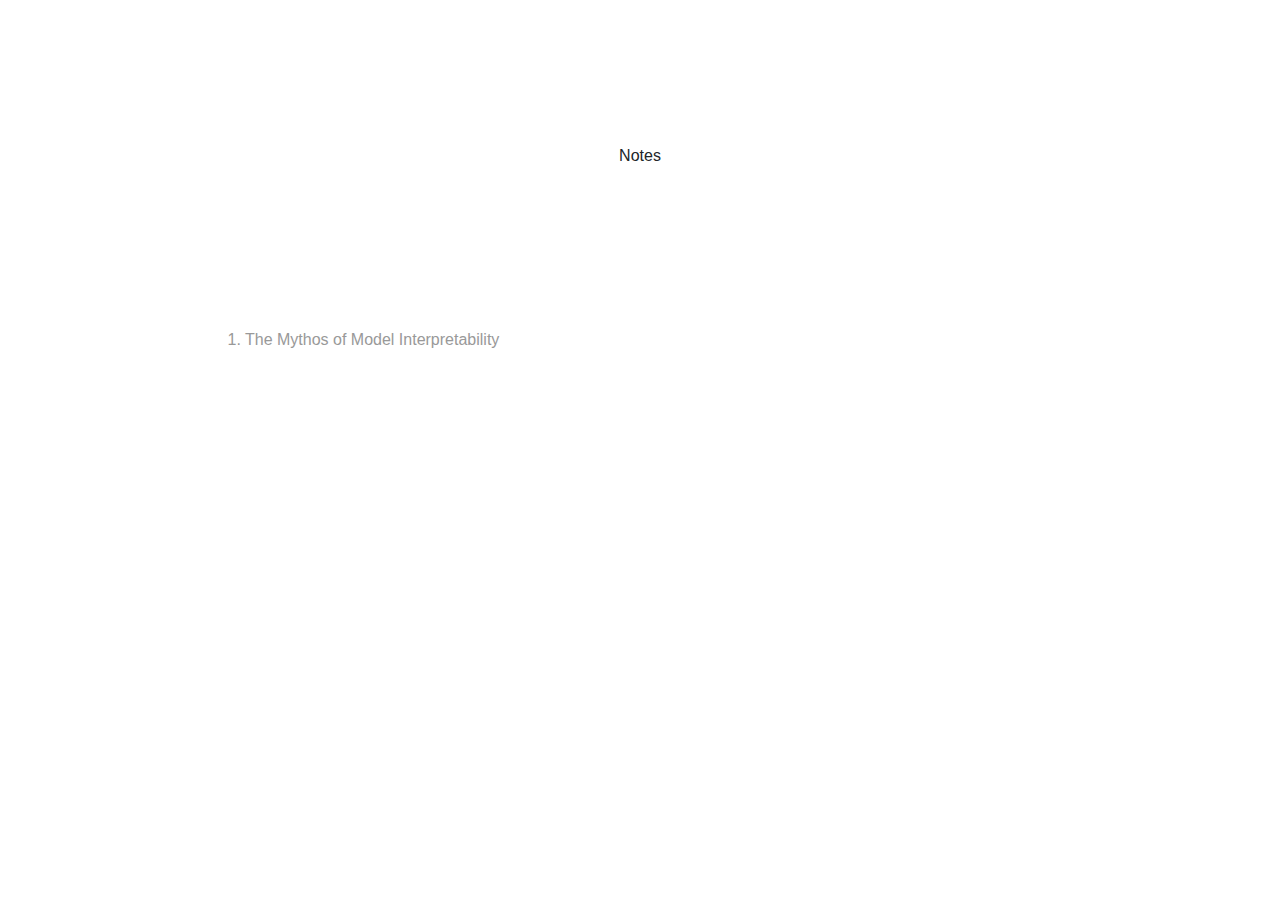
<file: notes.html>
<!doctype html>
<html lang="en">
  <head>
    

    <!-- Required meta tags -->
    <meta charset="utf-8">
    <meta name="viewport" content="width=device-width, initial-scale=1, shrink-to-fit=no">
    <meta name="color-scheme" content="dark light">

    <!-- Bootstrap CSS -->
    <link rel="stylesheet" href="https://stackpath.bootstrapcdn.com/bootstrap/4.4.1/css/bootstrap.min.css" integrity="sha384-Vkoo8x4CGsO3+Hhxv8T/Q5PaXtkKtu6ug5TOeNV6gBiFeWPGFN9MuhOf23Q9Ifjh" crossorigin="anonymous">
    <!-- <link rel="stylesheet" href="blog_style.css"> -->
    <title>Notes</title>
      
  </head>
  <body style="background-color: inherit;">
    <!-- <h1>Hello, world!</h1> -->
    <div class="container pt-5 justify-content-md-center">
        <div class="row pt-5 justify-content-md-center">
            <div class="col-md-0 pt-5">
                <p class="name" style="color: inherit;">Notes</p>
            </div>
        </div>
    </div>

    <div class="container pt-5 allstuffp">
        <div class="row pt-5 justify-content-md-center">
            <div class="col-sm-9 pt-5 about" style="color: #999999;">
                1. <a href="notes_interpret_ml_mythos.html" style="color: #999999;">The Mythos of Model Interpretability</a>
            </div>
            
        </div>
    </div>

    <!-- Optional JavaScript -->
    <!-- jQuery first, then Popper.js, then Bootstrap JS -->
    <script src="https://code.jquery.com/jquery-3.4.1.slim.min.js" integrity="sha384-J6qa4849blE2+poT4WnyKhv5vZF5SrPo0iEjwBvKU7imGFAV0wwj1yYfoRSJoZ+n" crossorigin="anonymous"></script>
    <script src="https://cdn.jsdelivr.net/npm/popper.js@1.16.0/dist/umd/popper.min.js" integrity="sha384-Q6E9RHvbIyZFJoft+2mJbHaEWldlvI9IOYy5n3zV9zzTtmI3UksdQRVvoxMfooAo" crossorigin="anonymous"></script>
    <script src="https://stackpath.bootstrapcdn.com/bootstrap/4.4.1/js/bootstrap.min.js" integrity="sha384-wfSDF2E50Y2D1uUdj0O3uMBJnjuUD4Ih7YwaYd1iqfktj0Uod8GCExl3Og8ifwB6" crossorigin="anonymous"></script>
    <!-- <script src="blog-style.js"></script> -->
</body>
  <style>
  </style>
</html>
</file>
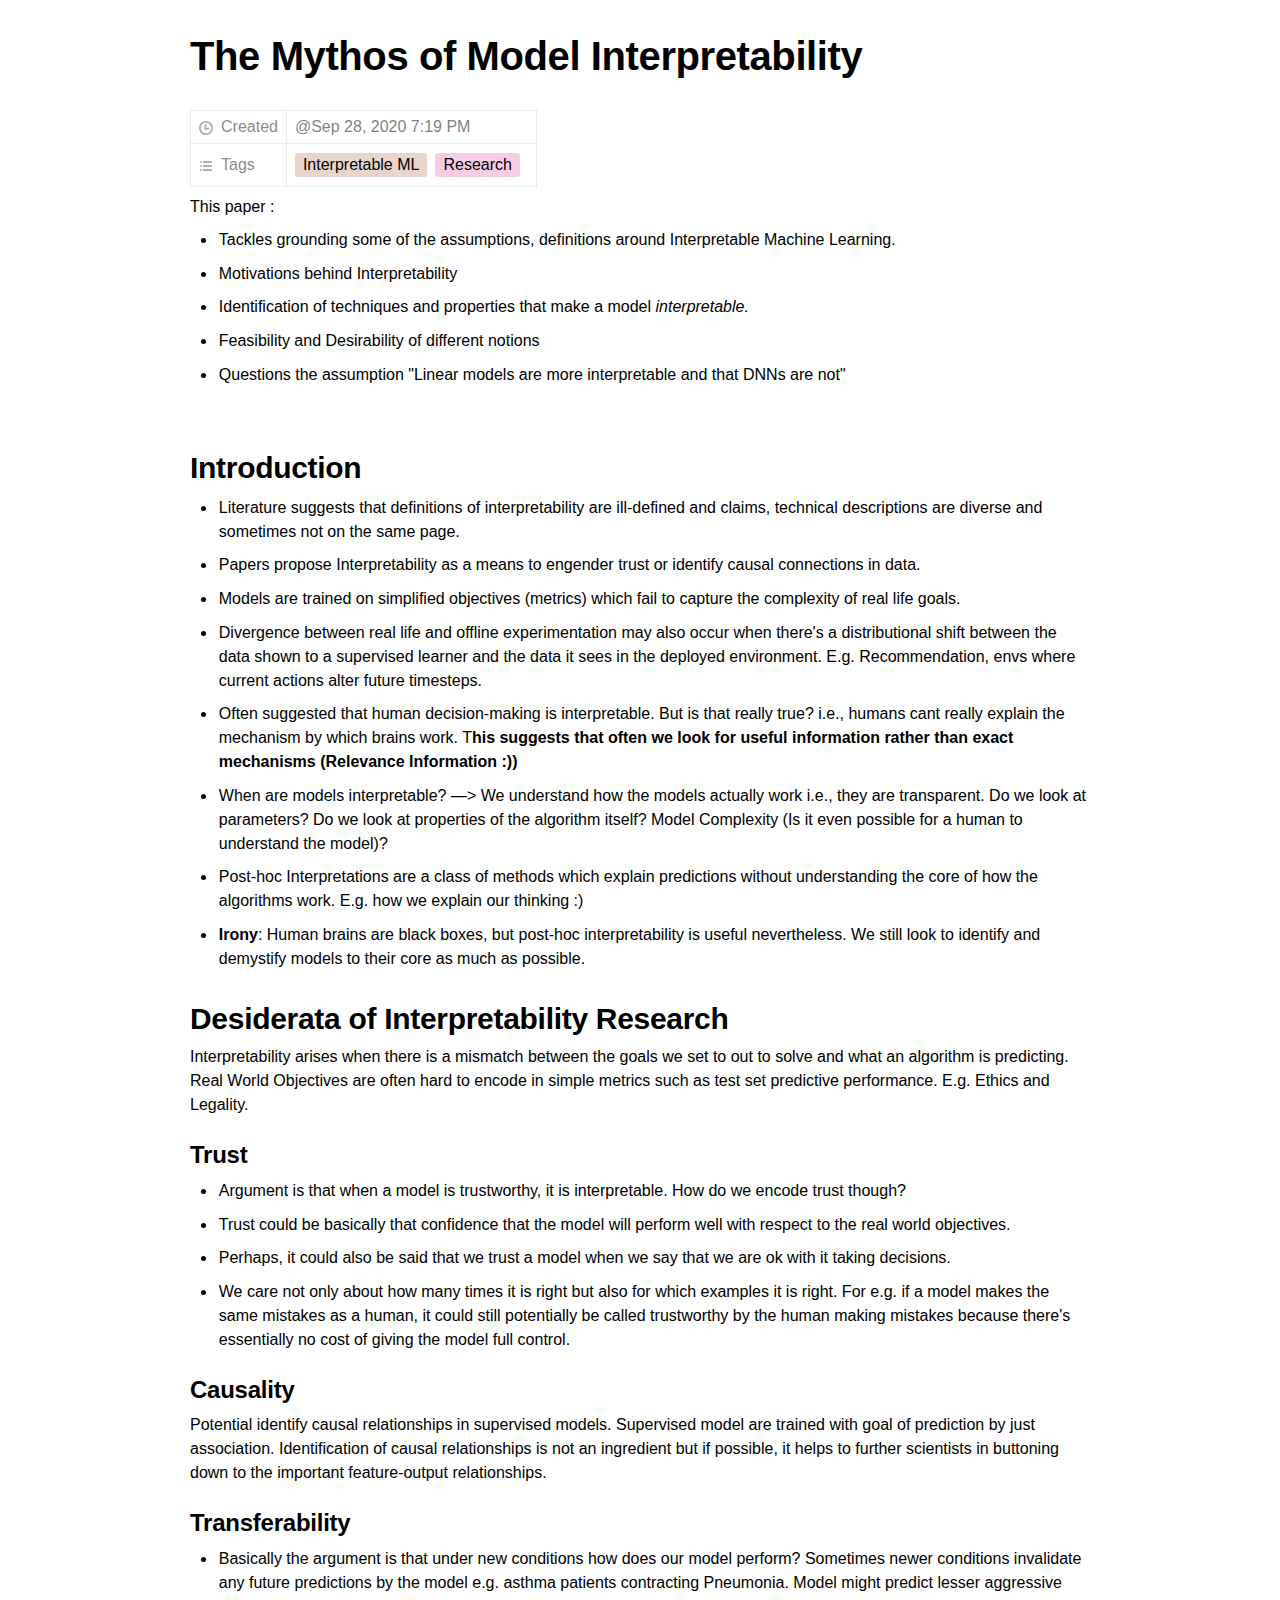
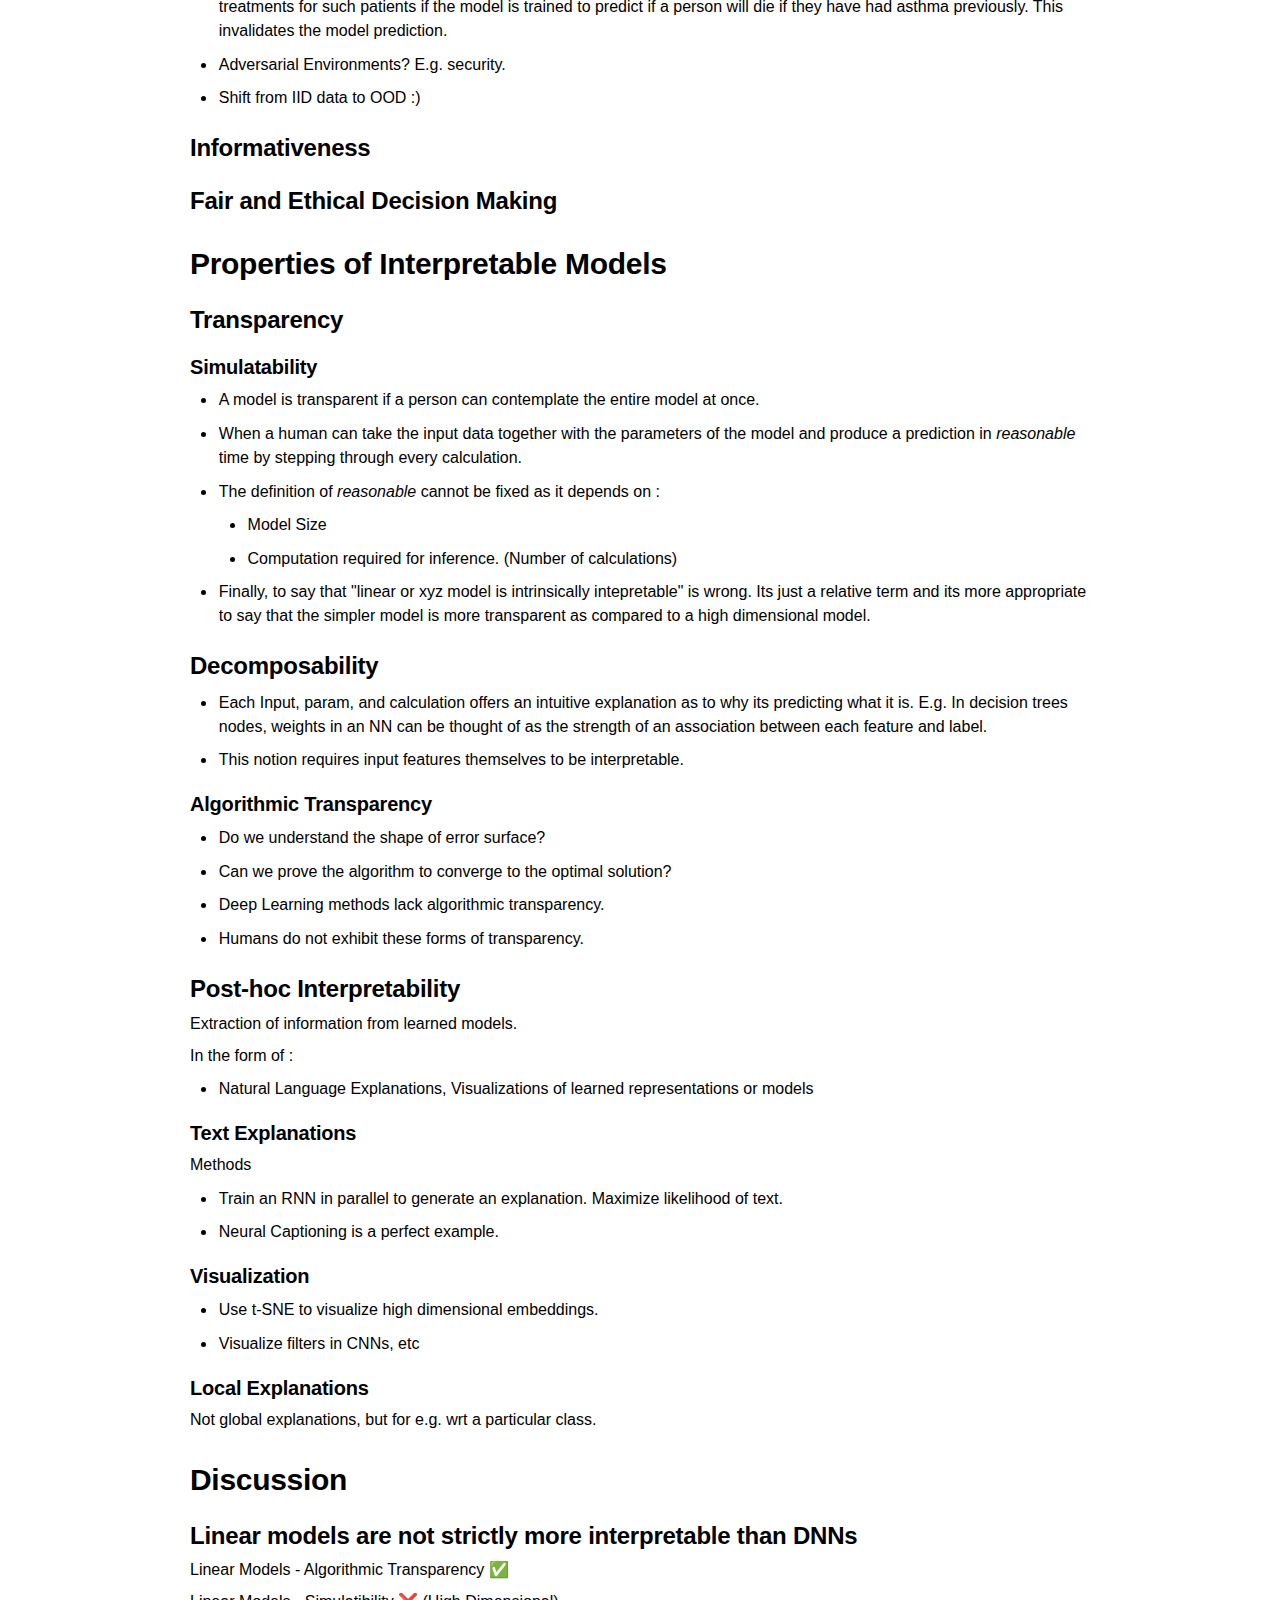
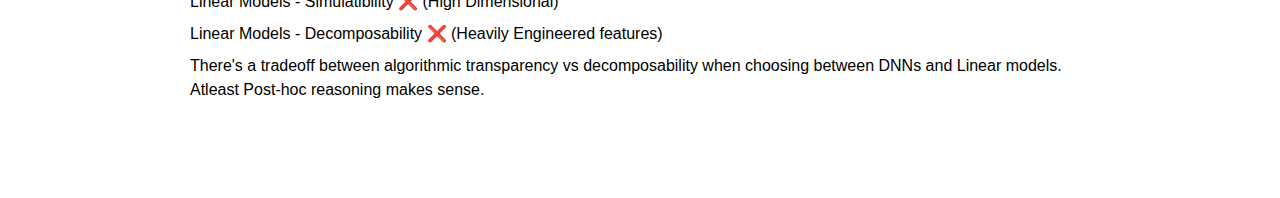
<file: notes_interpret_ml_mythos.html>
<html><head><meta name="color-scheme" content="dark light"><meta http-equiv="Content-Type" content="text/html; charset=utf-8"/><title>The Mythos of Model Interpretability</title><style>
/* webkit printing magic: print all background colors */
html {
	-webkit-print-color-adjust: exact;
}
* {
	box-sizing: border-box;
	-webkit-print-color-adjust: exact;
}

html,
body {
	margin: 0;
	padding: 0;
}
@media only screen {
	body {
		margin: 2em auto;
		max-width: 900px;
		color: inherit;
	}
}

body {
	line-height: 1.5;
	white-space: pre-wrap;
}

a,
a.visited {
	color: inherit;
	text-decoration: underline;
}

.pdf-relative-link-path {
	font-size: 80%;
	color: #444;
}

h1,
h2,
h3 {
	letter-spacing: -0.01em;
	line-height: 1.2;
	font-weight: 600;
	margin-bottom: 0;
}

.page-title {
	font-size: 2.5rem;
	font-weight: 700;
	margin-top: 0;
	margin-bottom: 0.75em;
}

h1 {
	font-size: 1.875rem;
	margin-top: 1.875rem;
}

h2 {
	font-size: 1.5rem;
	margin-top: 1.5rem;
}

h3 {
	font-size: 1.25rem;
	margin-top: 1.25rem;
}

.source {
	border: 1px solid #ddd;
	border-radius: 3px;
	padding: 1.5em;
	word-break: break-all;
}

.callout {
	border-radius: 3px;
	padding: 1rem;
}

figure {
	margin: 1.25em 0;
	page-break-inside: avoid;
}

figcaption {
	opacity: 0.5;
	font-size: 85%;
	margin-top: 0.5em;
}

mark {
	background-color: transparent;
}

.indented {
	padding-left: 1.5em;
}

hr {
	background: transparent;
	display: block;
	width: 100%;
	height: 1px;
	visibility: visible;
	border: none;
	border-bottom: 1px solid rgba(55, 53, 47, 0.09);
}

img {
	max-width: 100%;
}

@media only print {
	img {
		max-height: 100vh;
		object-fit: contain;
	}
}

@page {
	margin: 1in;
}

.collection-content {
	font-size: 0.875rem;
}

.column-list {
	display: flex;
	justify-content: space-between;
}

.column {
	padding: 0 1em;
}

.column:first-child {
	padding-left: 0;
}

.column:last-child {
	padding-right: 0;
}

.table_of_contents-item {
	display: block;
	font-size: 0.875rem;
	line-height: 1.3;
	padding: 0.125rem;
}

.table_of_contents-indent-1 {
	margin-left: 1.5rem;
}

.table_of_contents-indent-2 {
	margin-left: 3rem;
}

.table_of_contents-indent-3 {
	margin-left: 4.5rem;
}

.table_of_contents-link {
	text-decoration: none;
	opacity: 0.7;
	border-bottom: 1px solid rgba(55, 53, 47, 0.18);
}

table,
th,
td {
	border: 1px solid rgba(55, 53, 47, 0.09);
	border-collapse: collapse;
}

table {
	border-left: none;
	border-right: none;
}

th,
td {
	font-weight: normal;
	padding: 0.25em 0.5em;
	line-height: 1.5;
	min-height: 1.5em;
	text-align: left;
}

th {
	color: rgba(55, 53, 47, 0.6);
}

ol,
ul {
	margin: 0;
	margin-block-start: 0.6em;
	margin-block-end: 0.6em;
}

li > ol:first-child,
li > ul:first-child {
	margin-block-start: 0.6em;
}

ul > li {
	list-style: disc;
}

ul.to-do-list {
	text-indent: -1.7em;
}

ul.to-do-list > li {
	list-style: none;
}

.to-do-children-checked {
	text-decoration: line-through;
	opacity: 0.375;
}

ul.toggle > li {
	list-style: none;
}

ul {
	padding-inline-start: 1.7em;
}

ul > li {
	padding-left: 0.1em;
}

ol {
	padding-inline-start: 1.6em;
}

ol > li {
	padding-left: 0.2em;
}

.mono ol {
	padding-inline-start: 2em;
}

.mono ol > li {
	text-indent: -0.4em;
}

.toggle {
	padding-inline-start: 0em;
	list-style-type: none;
}

/* Indent toggle children */
.toggle > li > details {
	padding-left: 1.7em;
}

.toggle > li > details > summary {
	margin-left: -1.1em;
}

.selected-value {
	display: inline-block;
	padding: 0 0.5em;
	background: rgba(206, 205, 202, 0.5);
	border-radius: 3px;
	margin-right: 0.5em;
	margin-top: 0.3em;
	margin-bottom: 0.3em;
	white-space: nowrap;
}

.collection-title {
	display: inline-block;
	margin-right: 1em;
}

time {
	opacity: 0.5;
}

.icon {
	display: inline-block;
	max-width: 1.2em;
	max-height: 1.2em;
	text-decoration: none;
	vertical-align: text-bottom;
	margin-right: 0.5em;
}

img.icon {
	border-radius: 3px;
}

.user-icon {
	width: 1.5em;
	height: 1.5em;
	border-radius: 100%;
	margin-right: 0.5rem;
}

.user-icon-inner {
	font-size: 0.8em;
}

.text-icon {
	border: 1px solid #000;
	text-align: center;
}

.page-cover-image {
	display: block;
	object-fit: cover;
	width: 100%;
	height: 30vh;
}

.page-header-icon {
	font-size: 3rem;
	margin-bottom: 1rem;
}

.page-header-icon-with-cover {
	margin-top: -0.72em;
	margin-left: 0.07em;
}

.page-header-icon img {
	border-radius: 3px;
}

.link-to-page {
	margin: 1em 0;
	padding: 0;
	border: none;
	font-weight: 500;
}

p > .user {
	opacity: 0.5;
}

td > .user,
td > time {
	white-space: nowrap;
}

input[type="checkbox"] {
	transform: scale(1.5);
	margin-right: 0.6em;
	vertical-align: middle;
}

p {
	margin-top: 0.5em;
	margin-bottom: 0.5em;
}

.image {
	border: none;
	margin: 1.5em 0;
	padding: 0;
	border-radius: 0;
	text-align: center;
}

.code,
code {
	background: rgba(135, 131, 120, 0.15);
	border-radius: 3px;
	padding: 0.2em 0.4em;
	border-radius: 3px;
	font-size: 85%;
	tab-size: 2;
}

code {
	color: #eb5757;
}

.code {
	padding: 1.5em 1em;
}

.code-wrap {
	white-space: pre-wrap;
	word-break: break-all;
}

.code > code {
	background: none;
	padding: 0;
	font-size: 100%;
	color: inherit;
}

blockquote {
	font-size: 1.25em;
	margin: 1em 0;
	padding-left: 1em;
	border-left: 3px solid rgb(55, 53, 47);
}

.bookmark {
	text-decoration: none;
	max-height: 8em;
	padding: 0;
	display: flex;
	width: 100%;
	align-items: stretch;
}

.bookmark-title {
	font-size: 0.85em;
	overflow: hidden;
	text-overflow: ellipsis;
	height: 1.75em;
	white-space: nowrap;
}

.bookmark-text {
	display: flex;
	flex-direction: column;
}

.bookmark-info {
	flex: 4 1 180px;
	padding: 12px 14px 14px;
	display: flex;
	flex-direction: column;
	justify-content: space-between;
}

.bookmark-image {
	width: 33%;
	flex: 1 1 180px;
	display: block;
	position: relative;
	object-fit: cover;
	border-radius: 1px;
}

.bookmark-description {
	color: rgba(55, 53, 47, 0.6);
	font-size: 0.75em;
	overflow: hidden;
	max-height: 4.5em;
	word-break: break-word;
}

.bookmark-href {
	font-size: 0.75em;
	margin-top: 0.25em;
}

.sans { font-family: -apple-system, BlinkMacSystemFont, "Segoe UI", Helvetica, "Apple Color Emoji", Arial, sans-serif, "Segoe UI Emoji", "Segoe UI Symbol"; }
.code { font-family: "SFMono-Regular", Consolas, "Liberation Mono", Menlo, Courier, monospace; }
.serif { font-family: Lyon-Text, Georgia, YuMincho, "Yu Mincho", "Hiragino Mincho ProN", "Hiragino Mincho Pro", "Songti TC", "Songti SC", "SimSun", "Nanum Myeongjo", NanumMyeongjo, Batang, serif; }
.mono { font-family: iawriter-mono, Nitti, Menlo, Courier, monospace; }
.pdf .sans { font-family: Inter, -apple-system, BlinkMacSystemFont, "Segoe UI", Helvetica, "Apple Color Emoji", Arial, sans-serif, "Segoe UI Emoji", "Segoe UI Symbol", 'Twemoji', 'Noto Color Emoji', 'Noto Sans CJK SC', 'Noto Sans CJK KR'; }

.pdf .code { font-family: Source Code Pro, "SFMono-Regular", Consolas, "Liberation Mono", Menlo, Courier, monospace, 'Twemoji', 'Noto Color Emoji', 'Noto Sans Mono CJK SC', 'Noto Sans Mono CJK KR'; }

.pdf .serif { font-family: PT Serif, Lyon-Text, Georgia, YuMincho, "Yu Mincho", "Hiragino Mincho ProN", "Hiragino Mincho Pro", "Songti TC", "Songti SC", "SimSun", "Nanum Myeongjo", NanumMyeongjo, Batang, serif, 'Twemoji', 'Noto Color Emoji', 'Noto Sans CJK SC', 'Noto Sans CJK KR'; }

.pdf .mono { font-family: PT Mono, iawriter-mono, Nitti, Menlo, Courier, monospace, 'Twemoji', 'Noto Color Emoji', 'Noto Sans Mono CJK SC', 'Noto Sans Mono CJK KR'; }

.highlight-default {
}
.highlight-gray {
	color: rgb(155,154,151);
}
.highlight-brown {
	color: rgb(100,71,58);
}
.highlight-orange {
	color: rgb(217,115,13);
}
.highlight-yellow {
	color: rgb(223,171,1);
}
.highlight-teal {
	color: rgb(15,123,108);
}
.highlight-blue {
	color: rgb(11,110,153);
}
.highlight-purple {
	color: rgb(105,64,165);
}
.highlight-pink {
	color: rgb(173,26,114);
}
.highlight-red {
	color: rgb(224,62,62);
}
.highlight-gray_background {
	background: rgb(235,236,237);
}
.highlight-brown_background {
	background: rgb(233,229,227);
}
.highlight-orange_background {
	background: rgb(250,235,221);
}
.highlight-yellow_background {
	background: rgb(251,243,219);
}
.highlight-teal_background {
	background: rgb(221,237,234);
}
.highlight-blue_background {
	background: rgb(221,235,241);
}
.highlight-purple_background {
	background: rgb(234,228,242);
}
.highlight-pink_background {
	background: rgb(244,223,235);
}
.highlight-red_background {
	background: rgb(251,228,228);
}
.block-color-default {
	color: inherit;
	fill: inherit;
}
.block-color-gray {
	color: rgba(55, 53, 47, 0.6);
	fill: rgba(55, 53, 47, 0.6);
}
.block-color-brown {
	color: rgb(100,71,58);
	fill: rgb(100,71,58);
}
.block-color-orange {
	color: rgb(217,115,13);
	fill: rgb(217,115,13);
}
.block-color-yellow {
	color: rgb(223,171,1);
	fill: rgb(223,171,1);
}
.block-color-teal {
	color: rgb(15,123,108);
	fill: rgb(15,123,108);
}
.block-color-blue {
	color: rgb(11,110,153);
	fill: rgb(11,110,153);
}
.block-color-purple {
	color: rgb(105,64,165);
	fill: rgb(105,64,165);
}
.block-color-pink {
	color: rgb(173,26,114);
	fill: rgb(173,26,114);
}
.block-color-red {
	color: rgb(224,62,62);
	fill: rgb(224,62,62);
}
.block-color-gray_background {
	background: rgb(235,236,237);
}
.block-color-brown_background {
	background: rgb(233,229,227);
}
.block-color-orange_background {
	background: rgb(250,235,221);
}
.block-color-yellow_background {
	background: rgb(251,243,219);
}
.block-color-teal_background {
	background: rgb(221,237,234);
}
.block-color-blue_background {
	background: rgb(221,235,241);
}
.block-color-purple_background {
	background: rgb(234,228,242);
}
.block-color-pink_background {
	background: rgb(244,223,235);
}
.block-color-red_background {
	background: rgb(251,228,228);
}
.select-value-color-default { background-color: rgba(206,205,202,0.5); }
.select-value-color-gray { background-color: rgba(155,154,151, 0.4); }
.select-value-color-brown { background-color: rgba(140,46,0,0.2); }
.select-value-color-orange { background-color: rgba(245,93,0,0.2); }
.select-value-color-yellow { background-color: rgba(233,168,0,0.2); }
.select-value-color-green { background-color: rgba(0,135,107,0.2); }
.select-value-color-blue { background-color: rgba(0,120,223,0.2); }
.select-value-color-purple { background-color: rgba(103,36,222,0.2); }
.select-value-color-pink { background-color: rgba(221,0,129,0.2); }
.select-value-color-red { background-color: rgba(255,0,26,0.2); }

.checkbox {
	display: inline-flex;
	vertical-align: text-bottom;
	width: 16;
	height: 16;
	background-size: 16px;
	margin-left: 2px;
	margin-right: 5px;
}

.checkbox-on {
	background-image: url("data:image/svg+xml;charset=UTF-8,%3Csvg%20width%3D%2216%22%20height%3D%2216%22%20viewBox%3D%220%200%2016%2016%22%20fill%3D%22none%22%20xmlns%3D%22http%3A%2F%2Fwww.w3.org%2F2000%2Fsvg%22%3E%0A%3Crect%20width%3D%2216%22%20height%3D%2216%22%20fill%3D%22%2358A9D7%22%2F%3E%0A%3Cpath%20d%3D%22M6.71429%2012.2852L14%204.9995L12.7143%203.71436L6.71429%209.71378L3.28571%206.2831L2%207.57092L6.71429%2012.2852Z%22%20fill%3D%22white%22%2F%3E%0A%3C%2Fsvg%3E");
}

.checkbox-off {
	background-image: url("data:image/svg+xml;charset=UTF-8,%3Csvg%20width%3D%2216%22%20height%3D%2216%22%20viewBox%3D%220%200%2016%2016%22%20fill%3D%22none%22%20xmlns%3D%22http%3A%2F%2Fwww.w3.org%2F2000%2Fsvg%22%3E%0A%3Crect%20x%3D%220.75%22%20y%3D%220.75%22%20width%3D%2214.5%22%20height%3D%2214.5%22%20fill%3D%22white%22%20stroke%3D%22%2336352F%22%20stroke-width%3D%221.5%22%2F%3E%0A%3C%2Fsvg%3E");
}
	
</style></head><body><article id="187e0846-8e65-433b-8a31-e92cba227743" class="page sans"><header><h1 class="page-title">The Mythos of Model Interpretability</h1><table class="properties"><tbody><tr class="property-row property-row-created_time"><th><span class="icon property-icon"><svg viewBox="0 0 14 14" style="width:14px;height:14px;display:block;fill:rgba(55, 53, 47, 0.4);flex-shrink:0;-webkit-backface-visibility:hidden" class="typesCreatedAt"><path d="M6.98643729,14.0000972 C5.19579566,14.0000972 3.40419152,13.3106896 2.04245843,11.9323606 C-0.681017475,9.21200555 -0.680780251,4.76029539 2.04293482,2.04012507 C4.76664406,-0.68004331 9.22427509,-0.68004331 11.9480135,2.04013479 C13.272481,3.36277455 14,5.1330091 14,6.99552762 C14,8.87640182 13.2721894,10.6285043 11.9480135,11.9509302 C10.5679344,13.3105924 8.77756503,14.0000972 6.98643729,14.0000972 Z M10.2705296,7.00913883 L10.2705296,8.46099754 L10.2705296,8.65543362 L10.076181,8.65543362 L8.6543739,8.65543362 L5.72059514,8.65543362 L5.52619796,8.65543362 L5.52619796,8.46099754 L5.52619796,5.52541044 L5.52619796,3.37946773 L5.52619796,3.18502193 L5.72059514,3.18502193 L7.17253164,3.18502193 L7.36692883,3.18502193 L7.36692883,3.37946773 L7.36692883,6.81467358 L10.076181,6.81467358 L10.2705296,6.81467358 L10.2705296,7.00913883 Z M12.1601539,6.99552762 C12.1601539,5.61697497 11.6190112,4.32597154 10.6393933,3.34769528 C8.63253764,1.34336744 5.35197452,1.34061603 3.34153136,3.33944106 C3.33868273,3.34219247 3.33607716,3.34494388 3.33322852,3.34769528 C1.32397148,5.35459953 1.32372842,8.63641682 3.33322852,10.6433794 C5.34295224,12.6504489 8.62968901,12.6504489 10.6393933,10.6433794 C11.6190112,9.66506426 12.1601539,8.37408027 12.1601539,6.99552762 Z"></path></svg></span>Created</th><td><time>@Sep 28, 2020 7:19 PM</time></td></tr><tr class="property-row property-row-multi_select"><th><span class="icon property-icon"><svg viewBox="0 0 14 14" style="width:14px;height:14px;display:block;fill:rgba(55, 53, 47, 0.4);flex-shrink:0;-webkit-backface-visibility:hidden" class="typesMultipleSelect"><path d="M4,3 C4,2.447715 4.447715,2 5,2 L12,2 C12.5523,2 13,2.447716 13,3 C13,3.55228 12.5523,4 12,4 L5,4 C4.447715,4 4,3.55228 4,3 Z M4,7 C4,6.447715 4.447715,6 5,6 L12,6 C12.5523,6 13,6.447716 13,7 C13,7.55228 12.5523,8 12,8 L5,8 C4.447715,8 4,7.55228 4,7 Z M4,11 C4,10.447715 4.447715,10 5,10 L12,10 C12.5523,10 13,10.447716 13,11 C13,11.55228 12.5523,12 12,12 L5,12 C4.447715,12 4,11.55228 4,11 Z M2,4 C1.44771525,4 1,3.55228475 1,3 C1,2.44771525 1.44771525,2 2,2 C2.55228475,2 3,2.44771525 3,3 C3,3.55228475 2.55228475,4 2,4 Z M2,8 C1.44771525,8 1,7.55228475 1,7 C1,6.44771525 1.44771525,6 2,6 C2.55228475,6 3,6.44771525 3,7 C3,7.55228475 2.55228475,8 2,8 Z M2,12 C1.44771525,12 1,11.5522847 1,11 C1,10.4477153 1.44771525,10 2,10 C2.55228475,10 3,10.4477153 3,11 C3,11.5522847 2.55228475,12 2,12 Z"></path></svg></span>Tags</th><td><span class="selected-value select-value-color-brown">Interpretable ML</span><span class="selected-value select-value-color-pink">Research</span></td></tr></tbody></table></header><div class="page-body"><p id="457dacc0-9560-485d-a944-2bf803e09bfe" class="">This paper :</p><ul id="dfa5a815-ce6e-4d17-9e39-4dfa4fa0a9c0" class="bulleted-list"><li>Tackles grounding some of the assumptions, definitions around Interpretable Machine Learning.</li></ul><ul id="ed6d07ee-48b9-4a38-807d-d3bc6f8f9494" class="bulleted-list"><li>Motivations behind Interpretability</li></ul><ul id="10c9ad95-05a0-4943-9a5f-a7e6b3dfdd6d" class="bulleted-list"><li>Identification of techniques and properties that make a model <em>interpretable.</em></li></ul><ul id="b89a1613-64c6-4380-8353-848d9998b1c6" class="bulleted-list"><li>Feasibility and Desirability of different notions</li></ul><ul id="d1bda2c7-f7a1-4d93-9c36-91633643ebd3" class="bulleted-list"><li>Questions the assumption &quot;Linear models are more interpretable and that DNNs are not&quot;</li></ul><p id="ee341e03-5b2d-4525-a0ee-00ff13ab412e" class="">
</p><h1 id="bb6d873b-566b-4936-b838-ab0d37913014" class="">Introduction</h1><ul id="57ce7f88-a618-4dfb-82ca-b803e893c6d9" class="bulleted-list"><li>Literature suggests that definitions of interpretability are ill-defined and claims, technical descriptions are diverse and sometimes not on the same page.</li></ul><ul id="61482067-8a3a-4ec3-9a51-9293c23ecccd" class="bulleted-list"><li>Papers propose Interpretability as a means to engender trust or identify causal connections in data.</li></ul><ul id="3fd4de00-530f-413e-a4dc-9bdc4fac9682" class="bulleted-list"><li>Models are trained on simplified objectives (metrics) which fail to capture the complexity of real life goals.</li></ul><ul id="b94c955d-18e6-48fb-8daf-20dcd2313a43" class="bulleted-list"><li>Divergence between real life and offline experimentation may also occur when there&#x27;s a distributional shift between the data shown to a supervised learner and the data it sees in the deployed environment. E.g. Recommendation, envs where current actions alter future timesteps.</li></ul><ul id="7a4dafbc-bf4e-4c2c-96f5-a864c62a0815" class="bulleted-list"><li>Often suggested that human decision-making is interpretable. But is that really true? i.e., humans cant really explain the mechanism by which brains work. T<strong>his suggests that often we look for useful information rather than exact mechanisms (Relevance Information :))</strong></li></ul><ul id="8751e380-5aa3-4783-b2f6-8da0b4bb823c" class="bulleted-list"><li>When are models interpretable? —&gt; We understand how the models actually work i.e., they are transparent. Do we look at parameters? Do we look at properties of the algorithm itself? Model Complexity (Is it even possible for a human to understand the model)?</li></ul><ul id="1fc88d0a-1210-46e2-9870-106cfb3d6e90" class="bulleted-list"><li>Post-hoc Interpretations are a class of methods which explain predictions without understanding the core of how the algorithms work. E.g. how we explain our thinking :)</li></ul><ul id="6399cf77-ceb0-4944-8a8d-7674c874a758" class="bulleted-list"><li><strong>Irony</strong>: Human brains are black boxes, but post-hoc interpretability is useful nevertheless. We still look to identify and demystify models to their core as much as possible.</li></ul><h1 id="7b1c1bea-ebfa-4c22-91ea-54e28125b103" class="">Desiderata of Interpretability Research</h1><p id="bc6435d5-ab2f-4e77-9a96-f02f073fb6d1" class="">Interpretability arises when there is a mismatch between the goals we set to out to solve and what an algorithm is predicting. Real World Objectives are often hard to encode in simple metrics such as test set predictive performance. E.g. Ethics and Legality.</p><h2 id="d682a116-a845-4877-97a2-0bae8f782500" class="">Trust</h2><ul id="05fad230-5576-49cc-8d7c-1c90d66000f8" class="bulleted-list"><li>Argument is that when a model is trustworthy, it is interpretable. How do we encode trust though?</li></ul><ul id="6173b5c5-b775-4227-859d-af0d89c555fb" class="bulleted-list"><li>Trust could be basically that confidence that the model will perform well with respect to the real world objectives.</li></ul><ul id="168462fa-5c88-4232-b201-10d854e3c6b5" class="bulleted-list"><li>Perhaps, it could also be said that we trust a model when we say that we are ok with it taking decisions.</li></ul><ul id="0e0512fd-d52f-4360-890a-8ad9fc21d6e2" class="bulleted-list"><li>We care not only about how many times it is right but also for which examples it is right. For e.g. if a model makes the same mistakes as a human, it could still potentially be called trustworthy by the human making mistakes because there&#x27;s essentially no cost of giving the model full control.</li></ul><h2 id="ef7ba50f-bdb0-4afc-b527-eb557bb51f4e" class="">Causality</h2><p id="f22aff82-bd0d-4c5c-a4f9-7e1c60857b88" class="">Potential identify causal relationships in supervised models. Supervised model are trained with goal of prediction by just association. Identification of causal relationships is not an ingredient but if possible, it helps to further scientists in buttoning down to the important feature-output relationships.</p><h2 id="e7de5b14-3902-4cb8-b37f-cc70d7a1e3cc" class="">Transferability</h2><ul id="2b04b1b5-fd88-4530-846b-410233805de8" class="bulleted-list"><li>Basically the argument is that under new conditions how does our model perform? Sometimes newer conditions invalidate any future predictions by the model e.g. asthma patients contracting Pneumonia. Model might predict lesser aggressive treatments for such patients if the model is trained to predict if a person will die if they have had asthma previously. This invalidates the model prediction.</li></ul><ul id="6ac8902c-6193-4a46-98aa-e9f33b2eb8d7" class="bulleted-list"><li>Adversarial Environments? E.g. security.</li></ul><ul id="c692deec-c530-4ffa-a38e-8dcf7f36df3d" class="bulleted-list"><li>Shift from IID data to OOD :)</li></ul><h2 id="2de8bd98-2498-4545-8372-813516b4642f" class="">Informativeness</h2><h2 id="3148c31c-2ee5-426c-9cad-3766ed8ac65d" class="">Fair and Ethical Decision Making</h2><h1 id="4872f955-7a05-4cdc-9ac8-9d8f7d4fb32a" class="">Properties of Interpretable Models</h1><h2 id="2b04c3e7-5849-4026-9ce9-3b2bca841647" class="">Transparency</h2><h3 id="58ca8f3a-2693-445e-b5df-b53ef02108ab" class="">Simulatability</h3><ul id="b6f72bc8-62c5-44d0-b2b4-25223a5d2d43" class="bulleted-list"><li>A model is transparent if a person can contemplate the entire model at once.</li></ul><ul id="a454a65d-e71f-43c3-b6db-78b1fa99e61b" class="bulleted-list"><li>When a human can take the input data together with the parameters of the model and produce a prediction in <em>reasonable</em> time by stepping through every calculation.</li></ul><ul id="deda3d42-56c3-4050-bed8-2e3153f65959" class="bulleted-list"><li>The definition of <em>reasonable</em> cannot be fixed as it depends on :<ul id="3c487e26-7069-4873-a9c4-08cb0d33e5b7" class="bulleted-list"><li>Model Size</li></ul><ul id="44c68937-21d3-4c8d-b433-cf10d8a25ce3" class="bulleted-list"><li>Computation required for inference. (Number of calculations)</li></ul></li></ul><ul id="d0466d6e-673f-41a0-a287-7414168c4b46" class="bulleted-list"><li>Finally, to say that &quot;linear or xyz model is intrinsically intepretable&quot; is wrong. Its just a relative term and its more appropriate to say that the simpler model is more transparent as compared to a high dimensional model.</li></ul><h2 id="039d889c-b21d-4d2b-b2ae-5d7b64c4c3d1" class="">Decomposability</h2><ul id="64feb5e8-3957-4141-a733-e53345e38fda" class="bulleted-list"><li>Each Input, param, and calculation offers an intuitive explanation as to why its predicting what it is. E.g. In decision trees nodes, weights in an NN can be thought of as the strength of an association between each feature and label.</li></ul><ul id="e85bf489-6f77-4778-b844-eab29afe0aa5" class="bulleted-list"><li>This notion requires input features themselves to be interpretable.</li></ul><h3 id="e65fee2e-b7a9-454f-a12c-842f1ed3e452" class="">Algorithmic Transparency</h3><ul id="ebe21e82-d8fe-4c03-94ca-bf7e2bc66833" class="bulleted-list"><li>Do we understand the shape of error surface?</li></ul><ul id="e04681a2-d4a4-4098-be91-682b9a8f42c5" class="bulleted-list"><li>Can we prove the algorithm to converge to the optimal solution?</li></ul><ul id="5351e382-627e-42fc-8d3a-4bf2c30cb869" class="bulleted-list"><li>Deep Learning methods lack algorithmic transparency. </li></ul><ul id="c46edc12-2596-4586-bf11-b4260932d079" class="bulleted-list"><li>Humans do not exhibit these forms of transparency.</li></ul><h2 id="303f457e-21e9-4cce-be45-dc885d6e64d8" class="">Post-hoc Interpretability</h2><p id="ef378367-c2b7-4673-9388-8a5336b17572" class="">Extraction of information from learned models.</p><p id="12e3a2d1-4a05-46c4-9e80-a8a444da186c" class="">In the form of :</p><ul id="f5555472-46c9-403c-b25a-86ec32364740" class="bulleted-list"><li>Natural Language Explanations, Visualizations of learned representations or models</li></ul><h3 id="c8b06779-fee0-4697-b228-b96e6063f6bc" class="">Text Explanations</h3><p id="92ea8787-52d7-43bd-89ef-adbf3ac8d7b0" class="">Methods</p><ul id="8125e890-81cd-4a5c-9f8b-73e7c626d263" class="bulleted-list"><li>Train an RNN in parallel to generate an explanation. Maximize likelihood of text.</li></ul><ul id="38537186-c278-4de0-8538-34f3c286456e" class="bulleted-list"><li>Neural Captioning is a perfect example.</li></ul><h3 id="58ebbc48-277e-4f11-af53-a960bfbd078d" class="">Visualization</h3><ul id="1da704c6-ffed-43f4-887e-5f7d76ce0acf" class="bulleted-list"><li>Use t-SNE to visualize high dimensional embeddings.</li></ul><ul id="4199e3ee-6059-49b7-97d6-4e0c7e03cdc0" class="bulleted-list"><li>Visualize filters in CNNs, etc</li></ul><h3 id="813f2ee3-8c84-45c9-bbf2-690217cdce6f" class="">Local Explanations</h3><p id="1d9d55de-d896-402d-b769-7512742a19b0" class="">Not global explanations, but for e.g. wrt a particular class.</p><h1 id="0e6872ff-3f58-4d95-955e-9bdc835b2d11" class="">Discussion</h1><h2 id="8c80f543-113b-418b-9574-c972cdc7f04e" class="">Linear models are not strictly more interpretable than DNNs</h2><p id="13c2e10e-ee79-4202-a62b-3d046c22d57a" class="">Linear Models - Algorithmic Transparency ✅</p><p id="cb82361a-c40b-465a-93d3-bd5a99940803" class="">Linear Models - Simulatibility ❌ (High Dimensional)</p><p id="fd273259-e03b-4f33-9f2b-08764a3e13fa" class="">Linear Models - Decomposability ❌ (Heavily Engineered features)</p><p id="85c8ab79-bdb9-4628-8d58-0e0a511b3e93" class="">There&#x27;s a tradeoff between algorithmic transparency vs decomposability when choosing between DNNs and Linear models. Atleast Post-hoc reasoning makes sense.</p><p id="f37c5f2d-6b6e-4aed-97d3-cba4764c2bc3" class="">
</p><p id="e4882469-0ec2-460e-9165-9f0a26fcb71e" class="">
</p></div></article></body></html>
</file>
<file: blog_style.css>
.instilogo {
    height: 50px;
    filter: grayscale(20%);
}

a:hover {
    /* font-weight: 400; */
    text-decoration: none;
    transition-duration: 0.3s;
    transition-timing-function: linear;
    /* color: #444; */
}


.noter {
    font-size: 9pt;
}

.tagsep {
    padding: 4px;
}

.tag {
    padding-right: 2px;
}

.confshort {
    font-weight: 300;
}

.conf {
    display: inline-block;
    padding-bottom: 4px;
}

.paper {
    border-left: 1px solid #ddd;
}

.menulink:hover {
    color: #111;
}

.profilepic {
    width: 150px;
    border-radius: 40%;
    /* filter: grayscale(100%); */
}

@media (min-width: 768px) {
    .fixed-posi {
        /* width: 50%;
            margin-left: 50%;
            min-height:100%; */
        position: fixed;
    }
}

@media only screen and (max-width: 900px) {
    .allstuff {
        padding-top: 0px !important;
    }

    .allstuffp {
        padding-top: 0px !important;
    }

    .profilepic {
        width: 90px;
        border-radius: 40%;
        padding-top: 0px !important;
        padding-bottom: 0px !important;
        /* filter: grayscale(100%); */
    }

    .menur {
        padding-top: 18px !important;
    }

}

.name {
    font-size: 20pt;
}

/* .thisauthor {
          color: #111;
          text-decoration: underline;
    } */
</file>
